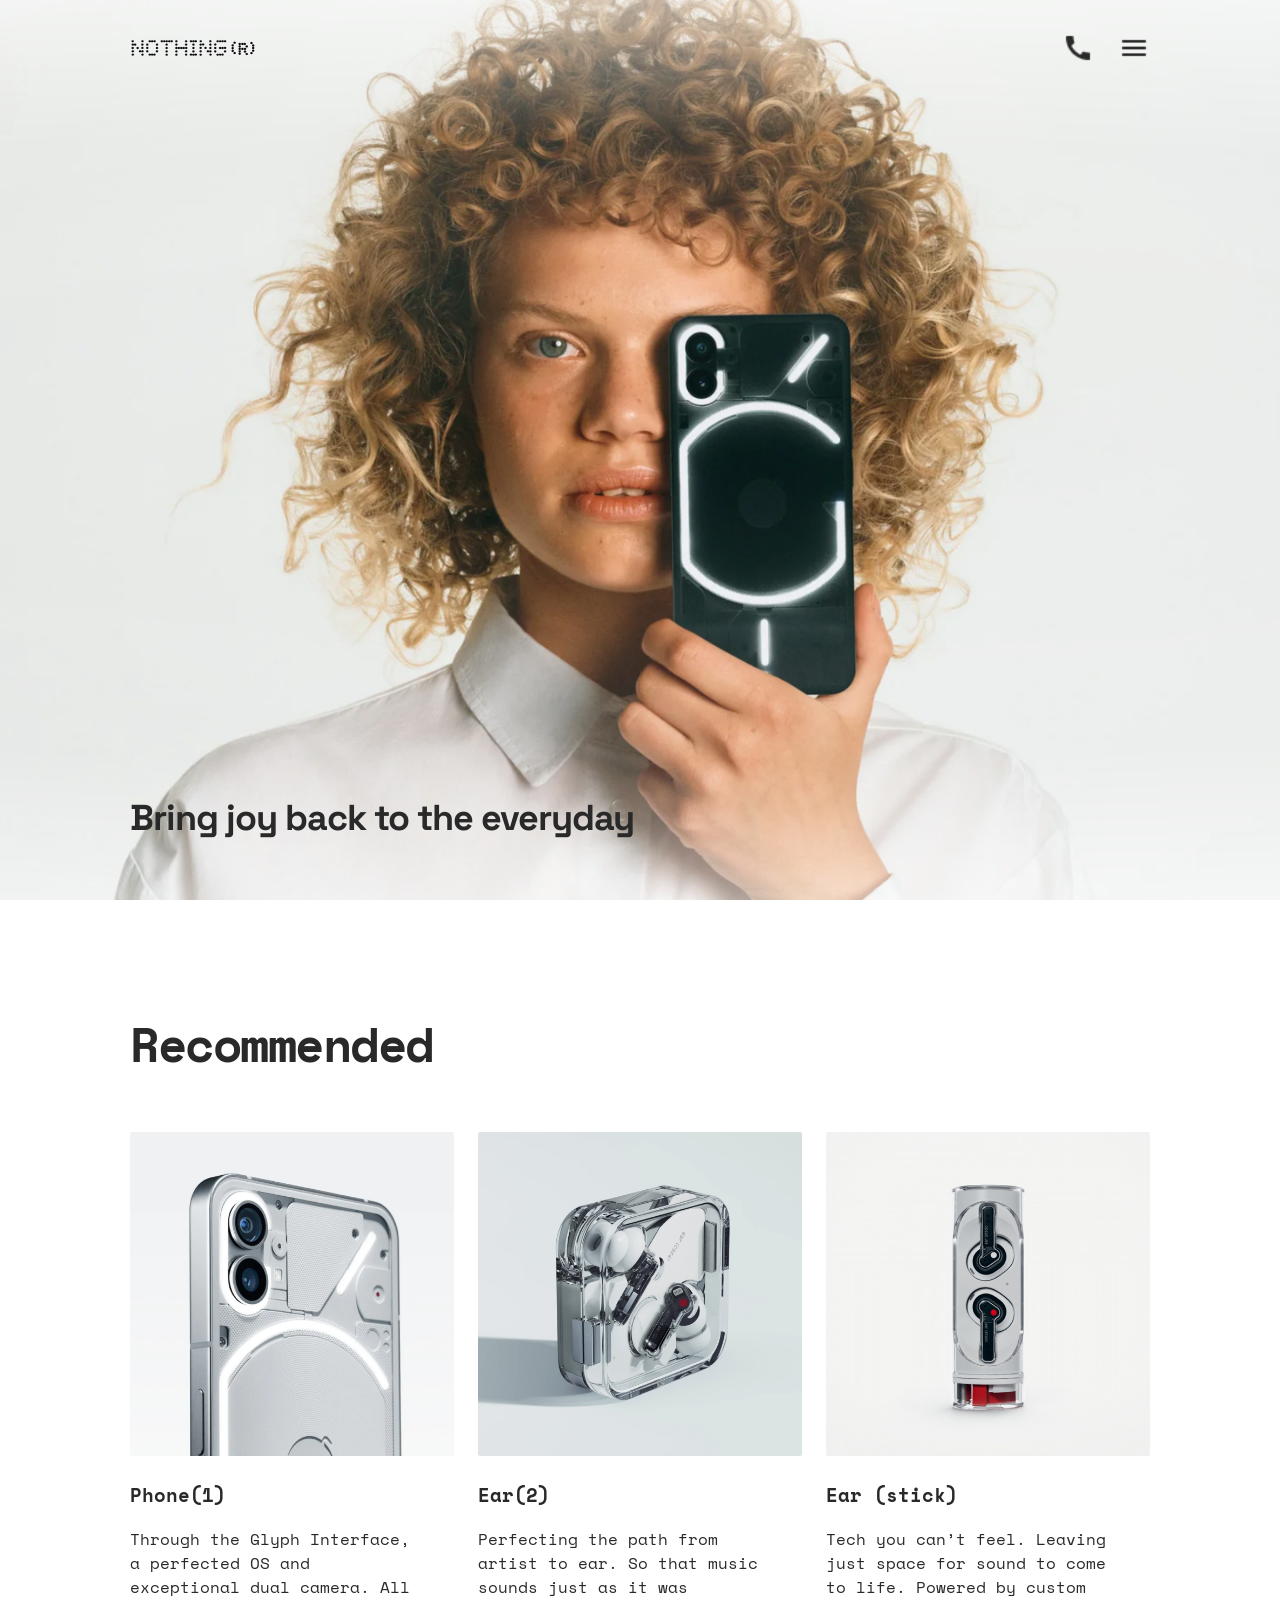
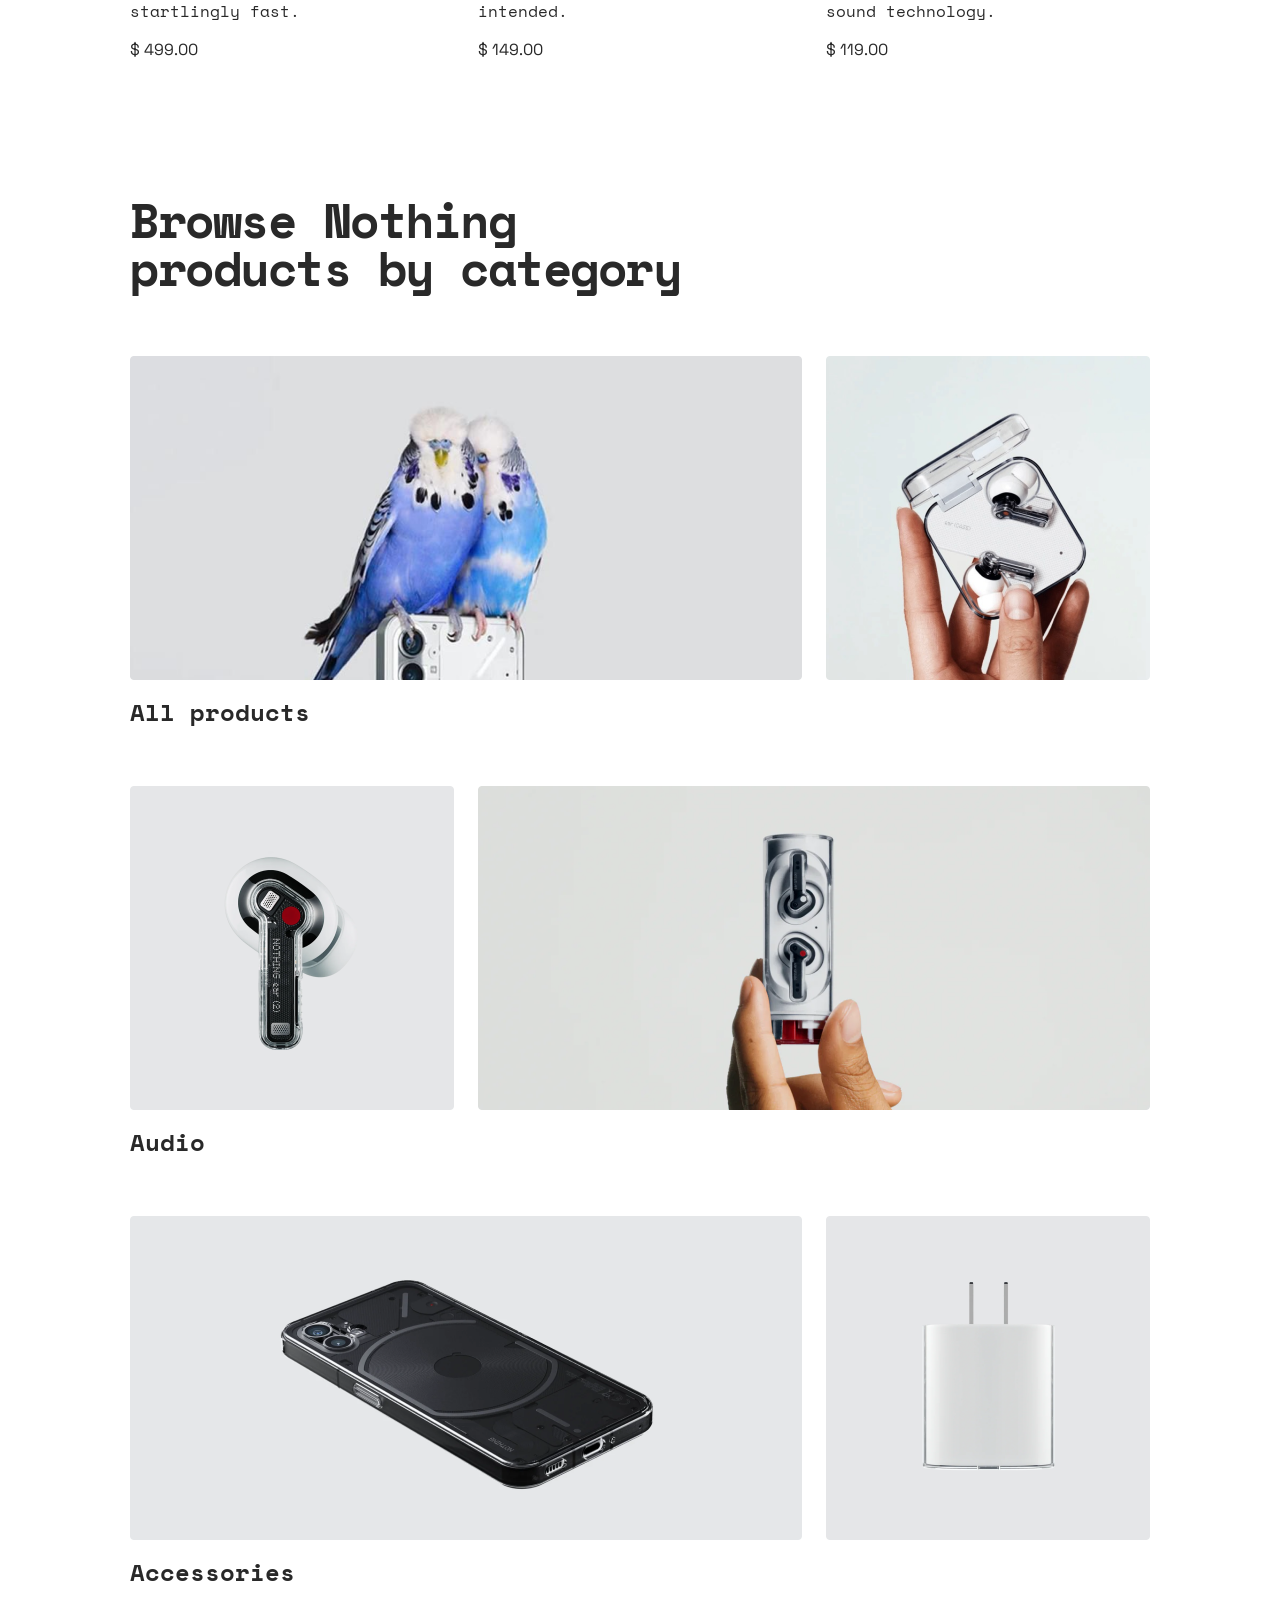
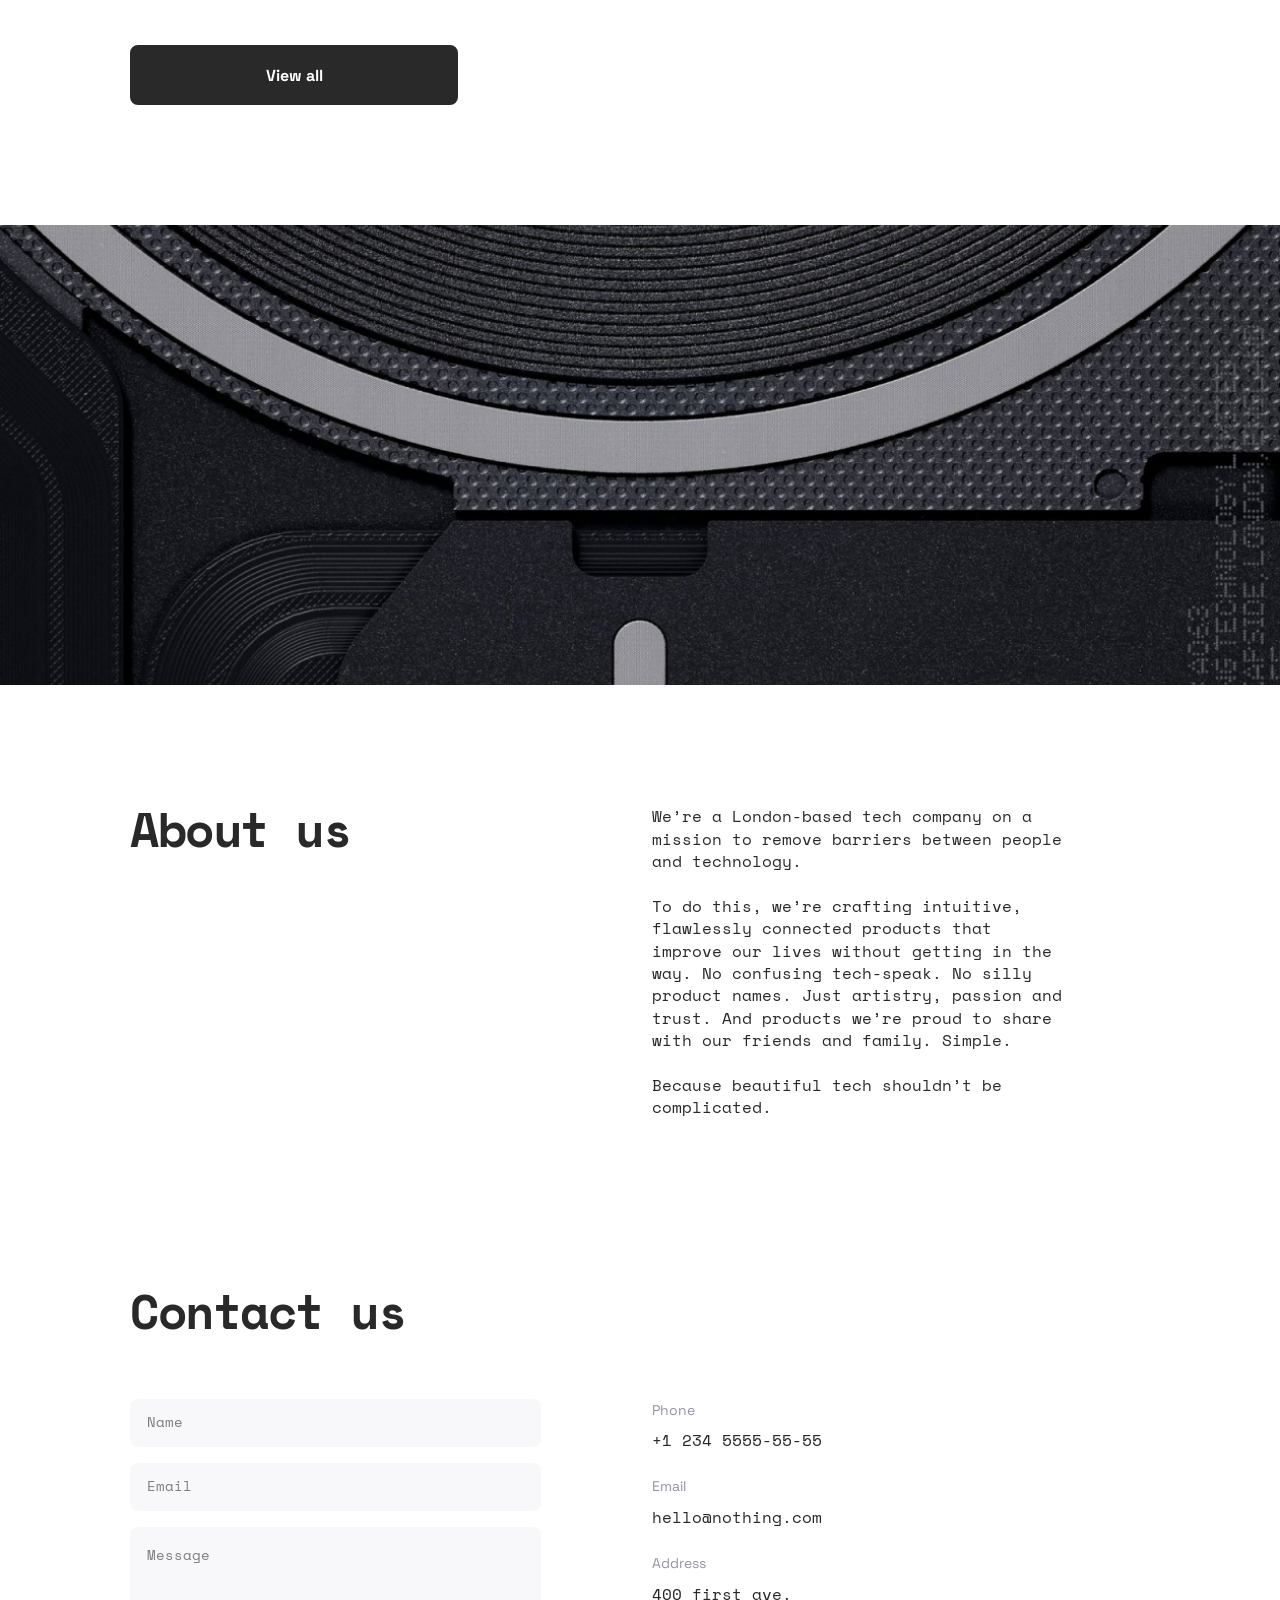
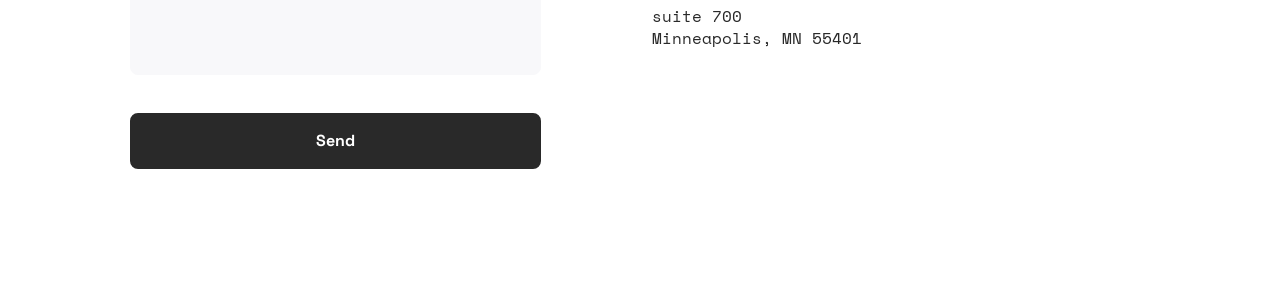
<file: index.html>
<!doctype html><html class="page" lang="en"><head><meta charset="utf-8"><meta name="viewport" content="width=device-width, initial-scale=1.0"><title>BOSE New Version</title><link rel="preconnect" href="https://fonts.googleapis.com"><link rel="preconnect" href="https://fonts.gstatic.com" crossorigin><link href="https://fonts.googleapis.com/css2?family=Space+Grotesk:wght@700&family=Space+Mono&display=swap" rel="stylesheet"><link href="https://fonts.googleapis.com/css2?family=Inter:ital,opsz,wght@0,14..32,700;1,14..32,700&display=swap" rel="stylesheet"><link rel="icon" href="header-logo.517c8e2f.png" type="image/png"><link rel="stylesheet" href="index.f8604322.css"><script src="index.ebc798d1.js" defer></script></head><body class="page__body"> <header class="header"> <div class="container"> <div class="header__content"> <div class="top-bar"> <a href="#" class="top-bar__logo"> <img src="header-logo.517c8e2f.png" alt="BOSE logo"> </a> <div class="top-bar__icons"> <a href="tel:+1 234 5555-55-55" class="icon icon--phone"><span class="phone-number">+1 234 5555-55-55</span></a> <a href="#menu" class="icon icon--menu"></a> </div> </div> <div class="header__bottom"> <h1 class="header__title">Bring joy back to the everyday</h1> </div> </div> </div> </header> <aside class="menu page__menu" id="menu"> <div class="container"> <div class="menu__top top-bar"> <a href="#" class="top-bar__logo"> <img src="header-logo.517c8e2f.png" alt="BOSE logo"> </a> <a href="#" class="icon icon--close"></a> </div> <div class="menu__bottom"> <nav class="menu__nav nav"> <ul class="nav__list"> <li class="nav__item"> <a class="nav__link" href="#recommended"> Products </a> </li> <li class="nav__item"> <a class="nav__link" href="#categories"> Store </a> </li> <li class="nav__item"> <a class="nav__link" href="#"> Login </a> </li> <li class="nav__item"> <a class="nav__link" href="#"> Cart(0) </a> </li> </ul> </nav> <a href="tel:+1 234 5555-55-55" class="menu__phone-number"> +1 234 5555-55-55 </a> <a href="tel:+1 234 5555-55-55" class="menu__call-to-order"> Call to order </a> </div> </div> </aside> <main class="main"> <div class="main__content"> <section class="recommended" id="recommended"> <div class="container"> <h2 class="section-title">Recommended</h2> <div class="recommended__products"> <article class="product recommended__product"> <img src="Phone.8e0405f8.png" alt="Phone" class="product__photo"> <h3 class="product__name">Phone(1)</h3> <p class="product__title"> Through the Glyph Interface, <br> a perfected OS and <br> exceptional dual camera. All startlingly fast. </p> <p class="product__price">$ 499.00</p> </article> <article class="product recommended__product"> <img src="Ear.10d2c2d1.png" alt="Ear" class="product__photo"> <h3 class="product__name">Ear(2)</h3> <p class="product__title"> Perfecting the path from <br> artist to ear. So that music sounds just as it was <br> intended. </p> <p class="product__price">$ 149.00</p> </article> <article class="product recommended__product"> <img src="Ear-stick.55e1661e.png" alt="Phone" class="product__photo"> <h3 class="product__name">Ear (stick)</h3> <p class="product__title"> Tech you can’t feel. Leaving just space for sound to come <br> to life. Powered by custom <br> sound technology. </p> <p class="product__price">$ 119.00</p> </article> </div> </div> </section> <section class="categories" id="categories"> <div class="container"> <h2 class="section-title"> Browse Nothing <br> products by category </h2> <div class="categories__wrapper"> <article class="category"> <div class="category__photos"> <a href="#" class="category__link category__link--wide"> <img class="category__photo" src="category-bird.b897de08.png" alt="bird"> </a> <a href="#" class="category__link category__link--square"> <img class="category__photo" src="category-pods.8edabb3d.png" alt="pods"> </a> </div> <h3 class="category__title">All products</h3> </article> <article class="category"> <div class="category__photos"> <a href="#" class="category__link category__link--square"> <img class="category__photo" src="category-pod.330428c5.png" alt="Pod"> </a> <a href="#" class="category__link category__link--wide"> <img class="category__photo" src="category-pods-2.6c2d05e0.png" alt="Pods2"> </a> </div> <h3 class="category__title">Audio</h3> </article> <article class="category"> <div class="category__photos"> <a href="#" class="category__link category__link--wide"> <img class="category__photo" src="category-tel.aa1a4c71.png" alt="."> </a> <a href="#" class="category__link category__link--square"> <img class="category__photo" src="category-bl.9a3df495.png" alt="."> </a> </div> <h3 class="category__title">Accessories</h3> </article> </div> <a class="category__button" href="#"> View all </a> </div> <div class="category__bg-photo"></div> </section> <section class="about container" id="about"> <h2 class="about__title section-title">About us</h2> <p class="about__content"> We’re a London-based tech company on a mission to remove barriers between people and technology. <br> <br> To do this, we’re crafting intuitive, flawlessly connected products that improve our lives without getting in the way. No confusing tech-speak. No silly product names. Just artistry, passion and trust. And products we’re proud to share with our friends and family. Simple. <br> <br> Because beautiful tech shouldn’t be complicated. </p> </section> <section class="contacts container"> <h2 class="contacts__title section-title">Contact us</h2> <form id="myForm" class="contacts__form"> <input type="text" class="contacts__input contacts__input-name" placeholder="Name" required> <input type="email" class="contacts__input contacts__input-email" placeholder="Email" required> <textarea class="contacts__input contacts__input-textarea" placeholder="Message" required></textarea> <button class="contacts__button">Send</button> </form> <div class="contacts__cont"> <div class="contacts__cont-title">Phone</div> <a href="tel:+1 234 5555-55-55" class="contacts__cont-subtitle"> +1 234 5555-55-55 </a> <div class="contacts__cont-title">Email</div> <a target="_blank" class="contacts__cont-subtitle">hello@nothing.com</a><div class="contacts__cont-title"> Address </div> <a target="_blank" href="https://maps.app.goo.gl/ExptDHF6XNTPPi5L7" class="contacts__cont-subtitle"> 400 first ave. <br> suite 700 <br> Minneapolis, MN 55401 </a> </div> </section> </div> </main> <footer class="footer"></footer> </body></html>
</file>
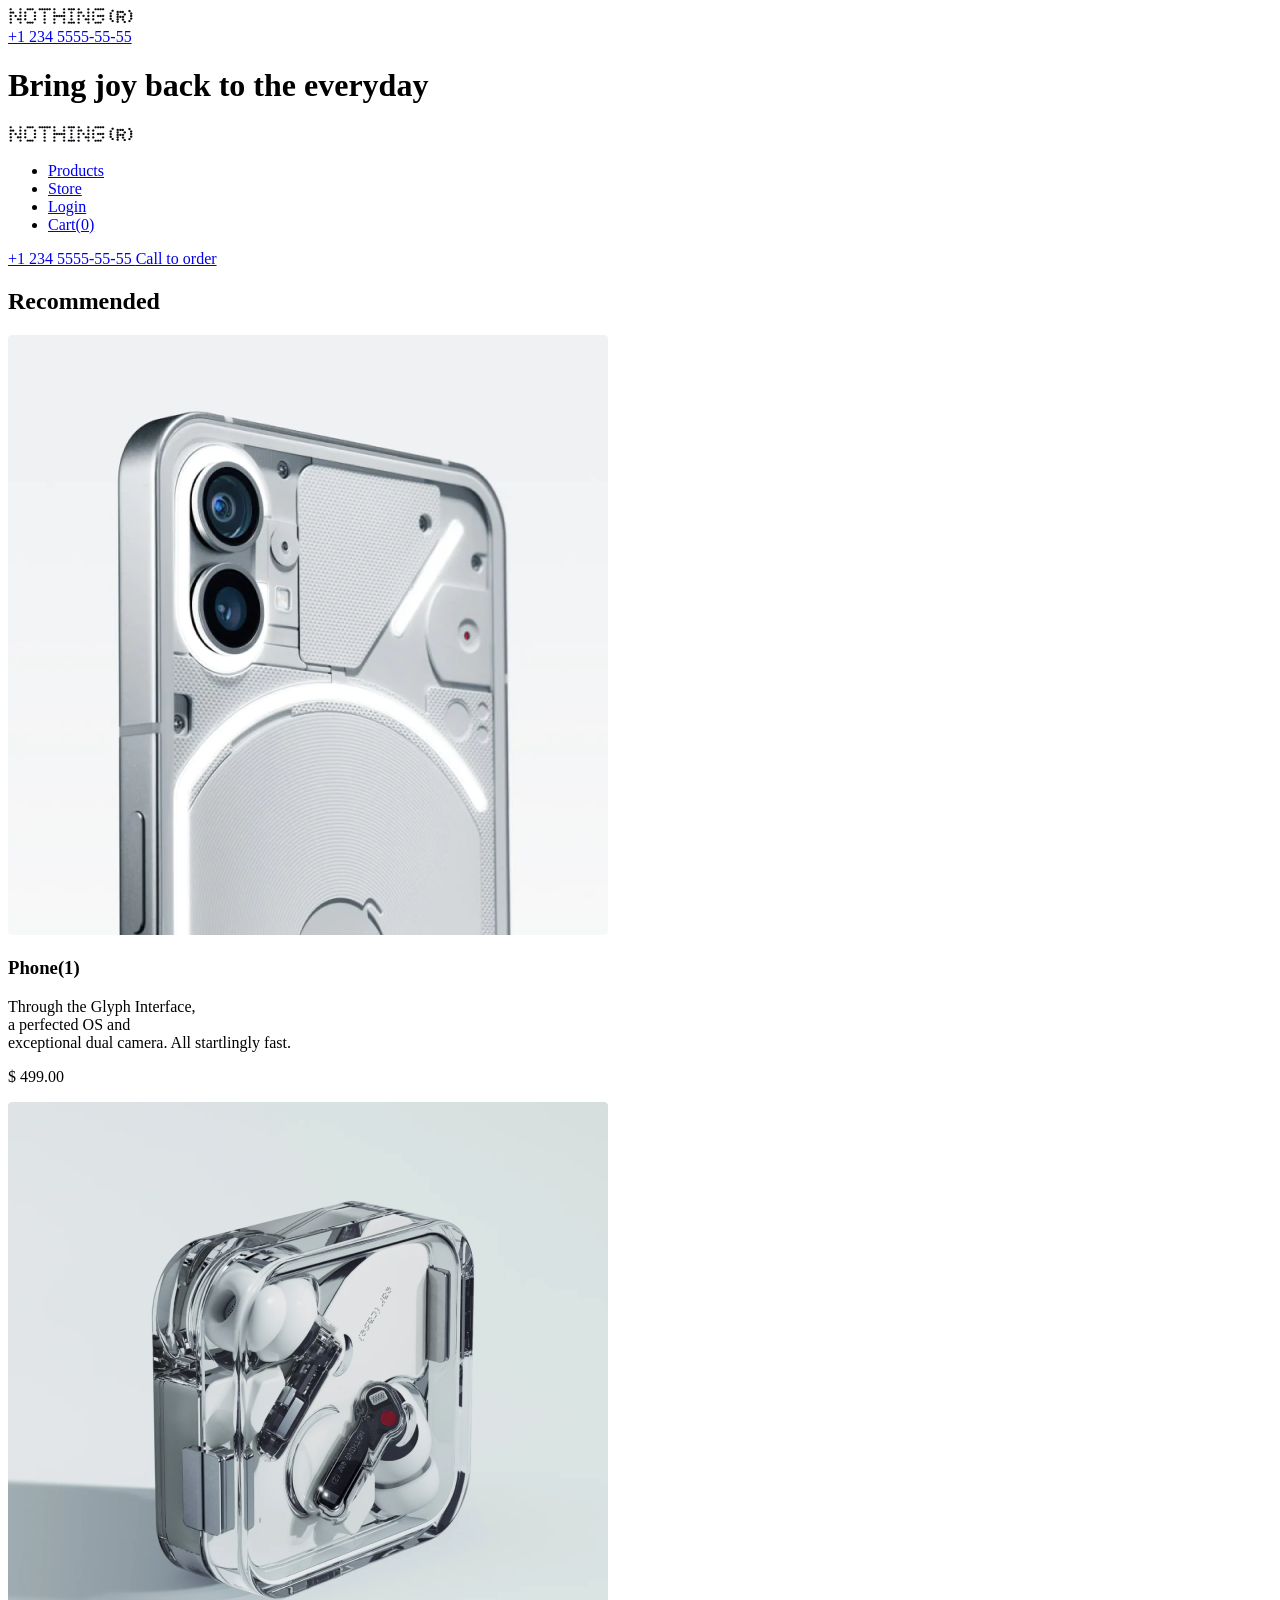
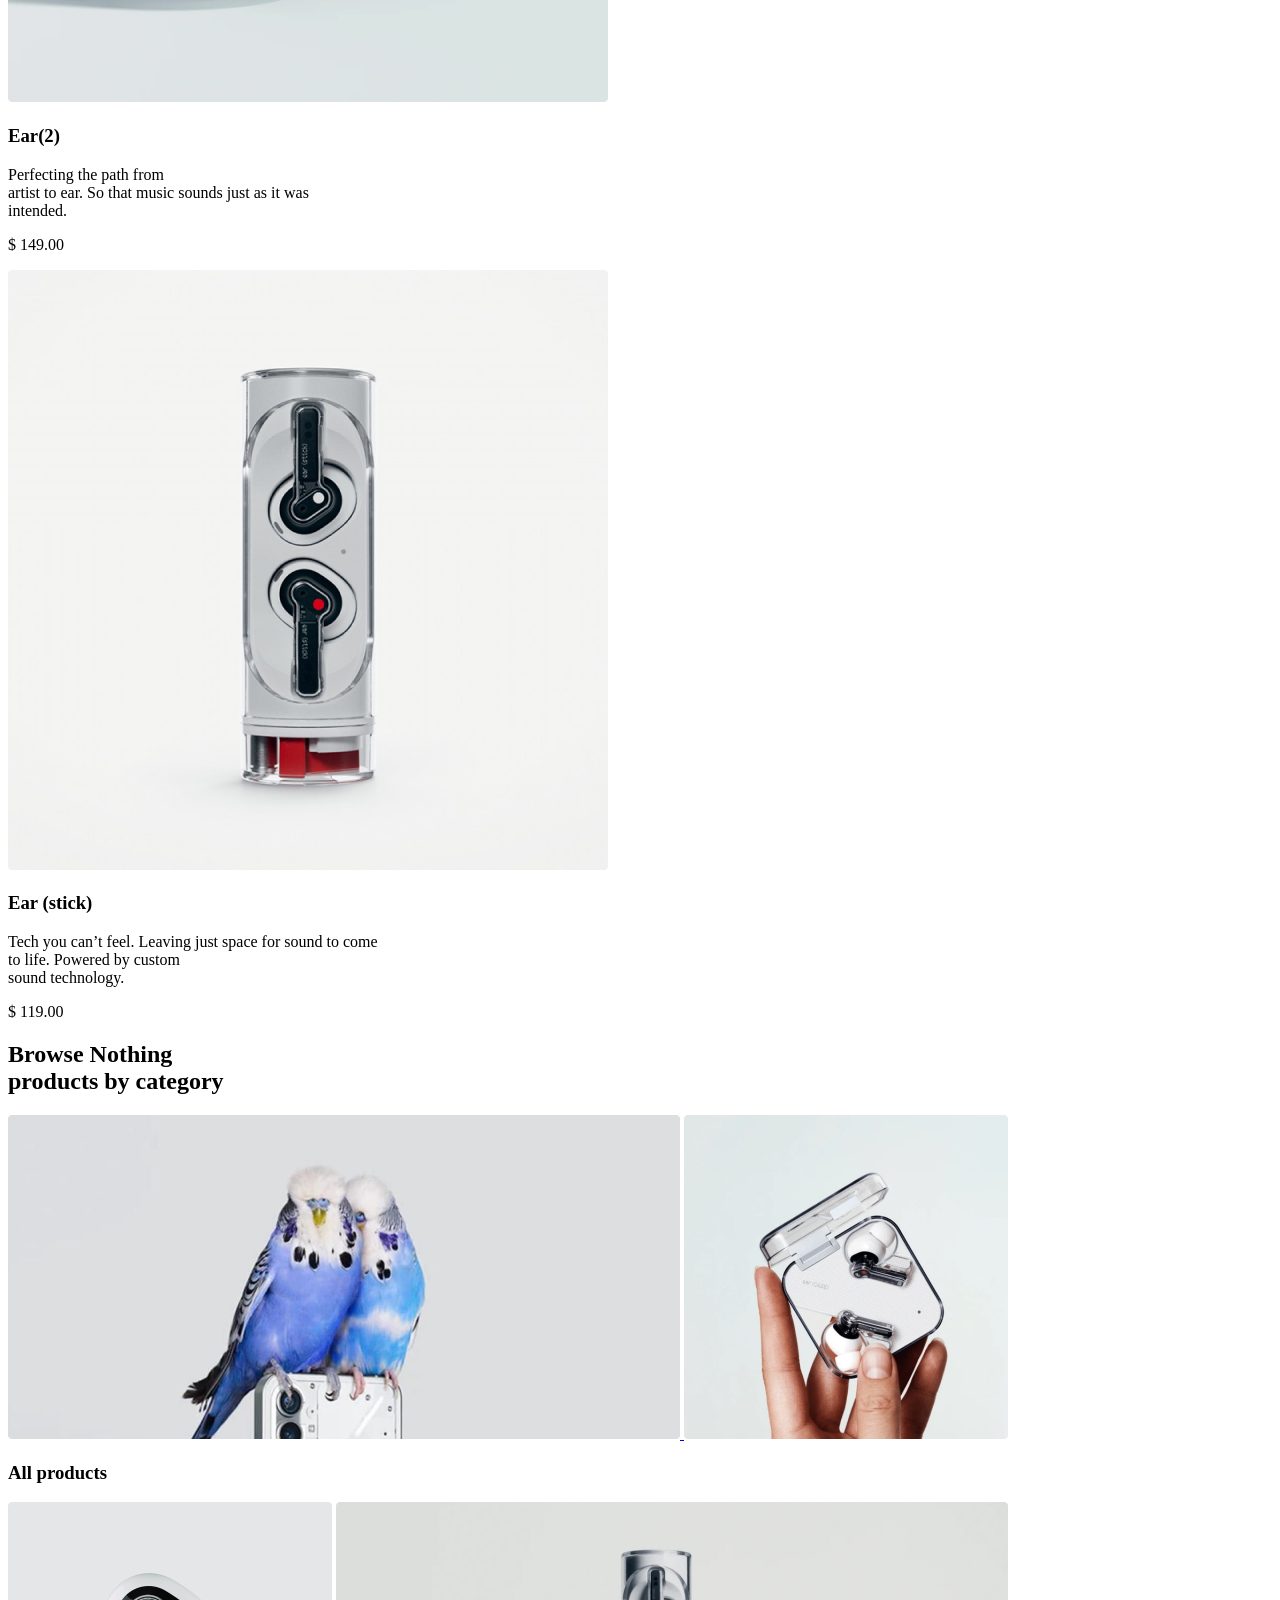
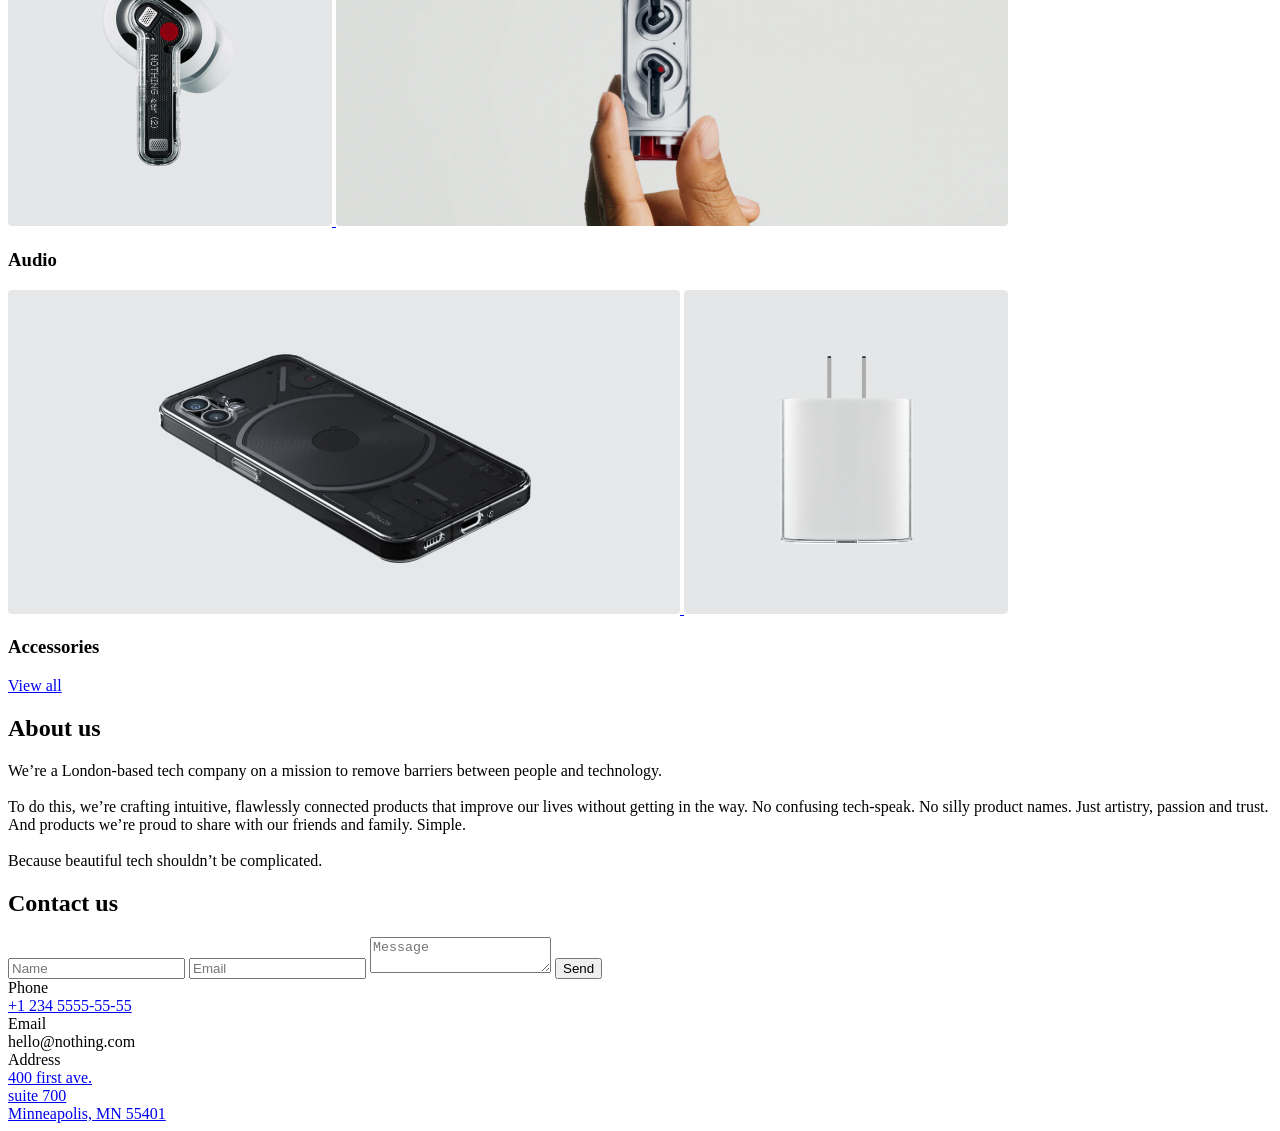
<file: src/index.html>
<!doctype html>
<html
  class="page"
  lang="en"
>
  <head>
    <meta charset="UTF-8" />
    <meta
      name="viewport"
      content="width=device-width, initial-scale=1.0"
    />
    <title>BOSE New Version</title>
    <link rel="preconnect" href="https://fonts.googleapis.com"/>
    <link rel="preconnect" href="https://fonts.gstatic.com" crossorigin/>
    <link href="https://fonts.googleapis.com/css2?family=Space+Grotesk:wght@700&family=Space+Mono&display=swap" rel="stylesheet"/>
    <link href="https://fonts.googleapis.com/css2?family=Inter:ital,opsz,wght@0,14..32,700;1,14..32,700&display=swap" rel="stylesheet">
    <link rel="icon" href="images/header-logo.png" type="image/png">
    <link rel="stylesheet" href="styles/style.scss"/>
    <script src="scripts/main.js"
      defer
    ></script>
  </head>
  <body class="page__body">
    <header class="header">
      <div class="container">
        <div class="header__content">
          <div class="top-bar">
            <a href="#" class="top-bar__logo">
              <img src="images/header-logo.png" alt="BOSE logo"/>
            </a>

            <div class="top-bar__icons">
              <a href="tel:+1 234 5555-55-55" class="icon icon--phone"><span class="phone-number">+1 234 5555-55-55</span></a>
              <a href="#menu" class="icon icon--menu"></a>
            </div>
          </div>

          <div class="header__bottom">
            <h1 class="header__title">Bring joy back to the everyday</h1>
          </div>
        </div>
      </div>
    </header>

    <aside
      class="page__menu menu"
      id="menu"
    >
      <div class="container">
        <div class="top-bar menu__top">
          <a
            href="#"
            class="top-bar__logo"
          >
            <img
              src="images/header-logo.png"
              alt="BOSE logo"
            />
          </a>

          <a
            href="#"
            class="icon icon--close"
          ></a>
        </div>
        <div class="menu__bottom">
          <nav class="nav menu__nav">
            <ul class="nav__list">
              <li class="nav__item">
                <a
                  class="nav__link"
                  href="#recommended"
                >
                  Products
                </a>
              </li>
              <li class="nav__item">
                <a
                  class="nav__link"
                  href="#categories"
                >
                  Store
                </a>
              </li>
              <li class="nav__item">
                <a
                  class="nav__link"
                  href="#"
                >
                  Login
                </a>
              </li>
              <li class="nav__item">
                <a
                  class="nav__link"
                  href="#"
                >
                  Cart(0)
                </a>
              </li>
            </ul>
          </nav>
          <a
            href="tel:+1 234 5555-55-55"
            class="menu__phone-number"
          >
            +1 234 5555-55-55
          </a>
          <a
            href="tel:+1 234 5555-55-55"
            class="menu__call-to-order"
          >
            Call to order
          </a>
        </div>
      </div>
    </aside>
    <main class="main">
      <div class="main__content">
        <section
          class="recommended"
          id="recommended"
        >
          <div class="container">
            <h2 class="section-title">Recommended</h2>
            <div class="recommended__products">
              <article class="product recommended__product">
                <img
                  src="images/Phone.png"
                  alt="Phone"
                  class="product__photo"
                />
                <h3 class="product__name">Phone(1)</h3>
                <p class="product__title">
                  Through the Glyph Interface, <br> a perfected OS and <br> exceptional
                  dual camera. All startlingly fast.
                </p>
                <p class="product__price">$ 499.00</p>
              </article>

              <article class="product recommended__product">
                <img
                  src="images/Ear.png"
                  alt="Ear"
                  class="product__photo"
                />
                <h3 class="product__name">Ear(2)</h3>
                <p class="product__title">
                  Perfecting the path from <br> artist to ear. So that music sounds
                  just as it was <br> intended.
                </p>
                <p class="product__price">$ 149.00</p>
              </article>

              <article class="product recommended__product">
                <img
                  src="images/Ear-stick.png"
                  alt="Phone"
                  class="product__photo"
                />
                <h3 class="product__name">Ear (stick)</h3>
                <p class="product__title">
                  Tech you can’t feel. Leaving just space for sound to come <br> to
                  life. Powered by custom <br> sound technology.
                </p>
                <p class="product__price">$ 119.00</p>
              </article>
            </div>
          </div>
        </section>
        <section
          class="categories"
          id="categories"
        >
          <div class="container">
            <h2 class="section-title">
              Browse Nothing
              <br />
              products by category
            </h2>
            <div class="categories__wrapper">
              <article class="category">
                <div class="category__photos">
                  <a
                    href="#"
                    class="category__link category__link--wide"
                  >
                    <img
                      class="category__photo"
                      src="images/category-bird.png"
                      alt="bird"
                    />
                  </a>
                  <a
                    href="#"
                    class="category__link category__link--square"
                  >
                    <img
                      class="category__photo"
                      src="images/category-pods.png"
                      alt="pods"
                    />
                  </a>
                </div>
                <h3 class="category__title">All products</h3>
              </article>
              <article class="category">
                <div class="category__photos">
                  <a
                    href="#"
                    class="category__link category__link--square"
                  >
                    <img
                      class="category__photo"
                      src="images/category-pod.png"
                      alt="Pod"
                    />
                  </a>
                  <a
                    href="#"
                    class="category__link category__link--wide"
                  >
                    <img
                      class="category__photo"
                      src="images/category-pods-2.png"
                      alt="Pods2"
                    />
                  </a>
                </div>
                <h3 class="category__title">Audio</h3>
              </article>
              <article class="category">
                <div class="category__photos">
                  <a
                    href="#"
                    class="category__link category__link--wide"
                  >
                    <img
                      class="category__photo"
                      src="images/category-tel.png"
                      alt="."
                    />
                  </a>
                  <a
                    href="#"
                    class="category__link category__link--square"
                  >
                    <img
                      class="category__photo"
                      src="images/category-bl.png"
                      alt="."
                    />
                  </a>
                </div>
                <h3 class="category__title">Accessories</h3>
              </article>
            </div>
            <a
              class="category__button"
              href="#"
            >
              View all
            </a>
          </div>
          <div class="category__bg-photo"></div>
        </section>

        <section
          class="about container"
          id="about"
        >
          <h2 class="about__title section-title">About us</h2>
          <p class="about__content">
            We’re a London-based tech company on a mission to remove barriers
            between people and technology.
            <br />
            <br />
            To do this, we’re crafting intuitive, flawlessly connected products
            that improve our lives without getting in the way. No confusing
            tech-speak. No silly product names. Just artistry, passion and
            trust. And products we’re proud to share with our friends and
            family. Simple.
            <br />
            <br />
            Because beautiful tech shouldn’t be complicated.
          </p>
        </section>
        <section class="contacts container">
          <h2 class="contacts__title section-title">Contact us</h2>

          <form id="myForm" class="contacts__form">
            <input type="text" class="contacts__input contacts__input-name" placeholder="Name" required/>
            <input type="email" class="contacts__input contacts__input-email" placeholder="Email" required/>
            <textarea class="contacts__input contacts__input-textarea" placeholder="Message" required></textarea>
            <button class="contacts__button">Send</button>
          </form>

          <div class="contacts__cont">
            <div class="contacts__cont-title">Phone</div>
            <a
              href="tel:+1 234 5555-55-55"
              class="contacts__cont-subtitle"
            >
              +1 234 5555-55-55
            </a>
            <div class="contacts__cont-title">Email</div>
            <a
              target="_blank"
              class="contacts__cont-subtitle">hello@nothing.com</a><div class="contacts__cont-title">
              Address
            </div>
            <a
              target="_blank"
              href="https://maps.app.goo.gl/ExptDHF6XNTPPi5L7"
              class="contacts__cont-subtitle"
            >
              400 first ave.
              <br />
              suite 700
              <br />
              Minneapolis, MN 55401
            </a>
          </div>
        </section>
      </div>
    </main>
    <footer class="footer"></footer>
  </body>
</html>
</file>
<file: index.f8604322.css>
@media (min-width:576px){.container{padding-left:72px;padding-right:72px}}@media (min-width:1024px){.container{max-width:1020px;margin-left:auto;margin-right:auto;padding-left:120px;padding-right:120px}}.header{background-image:url(header-bg-mobile.69731d55.png);background-position:50%;background-size:cover}.header__content{-ms-flex-direction:column;flex-direction:column;-ms-flex-pack:justify;justify-content:space-between;height:100vh;display:-ms-flexbox;display:flex}.header__title{letter-spacing:-1px;margin:0;font-family:Space Grotesk,sans-serif;font-size:36px;line-height:36px}.header__bottom{padding-bottom:40px}@media (min-width:576px){.header__bottom{padding-bottom:64px}}.page{color:#292929;scroll-behavior:smooth;font-family:Space Mono,monospace;font-size:16px}.page:has(.page__menu:target){overflow:hidden}.page__body{min-width:320px;margin:0;padding:0}.page__menu{opacity:0;pointer-events:none;transition:all .3s;position:fixed;top:0;left:0;right:0;transform:translate(-100%)}.page__menu:target{opacity:1;pointer-events:all;transform:translate(0)}.top-bar{-ms-flex-pack:justify;justify-content:space-between;-ms-flex-align:center;align-items:center;padding-top:24px;padding-bottom:24px;display:-ms-flexbox;display:flex}@media (min-width:576px){.top-bar{padding-top:32px;padding-bottom:32px}}.top-bar__icons{gap:24px;display:-ms-flexbox;display:flex}.top-bar__logo{transition:transform .3s;display:-ms-flexbox;display:flex}.top-bar__logo:hover{transform:scale(1.2)}.phone-number{letter-spacing:2px;opacity:0;white-space:nowrap;color:#292929;margin-right:5px;font-family:Inter,sans-serif;font-size:12px;font-weight:700;line-height:16px;text-decoration:none;transition:opacity .3s;position:absolute;top:25%;right:100%}@media (min-width:1024px){.icon--phone:hover .phone-number{opacity:1}}.icon{cursor:pointer;background-image:url(icon-burger-menu.1cd0b7d5.png);background-size:cover;width:24px;height:24px;transition:transform .3s;display:block}.icon:hover{transform:scale(1.2)}@media (min-width:576px){.icon{width:32px;height:32px}}.icon--phone{background-image:url(icon-phone.32d0a1e7.png)}.icon--menu{background-image:url(icon-burger-menu.1cd0b7d5.png)}.icon--menu:hover{background-image:url(icon-burger-menu-hover.655e2119.png)}.icon--close{background-image:url(icon-close.fe83f8f3.png)}.menu{box-sizing:border-box;background-color:#e5e6e8;height:100vh;font-family:Space Grotesk,sans-serif;font-weight:700;overflow-y:auto}.menu__top{margin-bottom:32px}@media (min-width:576px){.menu__top{margin-bottom:0}}.menu__nav{margin-bottom:48px}.menu__phone-number{color:inherit;letter-spacing:2px;margin-bottom:16px;font-size:16px;text-decoration:none;display:block}.menu__call-to-order{color:inherit;letter-spacing:2px;width:-moz-fit-content;border-bottom:1px solid #292929;width:fit-content;padding-bottom:7px;font-size:16px;text-decoration:none;display:block}.nav__link{color:inherit;letter-spacing:2px;font-size:22px;line-height:22px;text-decoration:none;position:relative}.nav__link:after{content:"";transform-origin:0;background-color:#292929;width:100%;height:1px;transition:transform .3s;display:block;position:absolute;bottom:-8px;transform:scale(0)}.nav__link:hover:after{transform:scale(1)}.nav__list{-ms-flex-direction:column;flex-direction:column;gap:32px;margin:0;padding:0;list-style:none;display:-ms-flexbox;display:flex}.section-title{letter-spacing:-1.5px;margin:0 0 48px;font-size:32px;font-weight:700;line-height:100%}.section-title--padding-56{padding-top:56px}@media (min-width:576px){.section-title{margin-bottom:64px;font-size:40px}}@media (min-width:1024px){.section-title{font-size:48px}}.main__content{row-gap:56px;padding-bottom:56px;display:grid}@media (min-width:576px){.main__content{row-gap:120px;padding-top:120px;padding-bottom:120px}}.product__photo{cursor:pointer;width:100%;transition:transform .3s}.product__photo:hover{transform:scale(1.05)}.product__price{font-family:Space Grotesk,sans-serif}.recommended__products{--columns:2;grid-template-columns:repeat(var(--columns),1fr);gap:56px 20px;display:grid}@media (min-width:576px){.recommended__products{--columns:6;column-gap:24px}}@media (min-width:1024px){.recommended__products{--columns:12}}.recommended__product{grid-column:1/-1}@media (min-width:576px){.recommended__product{grid-column:1/-1}}@media (min-width:1024px){.recommended__product{grid-column:span 4}}.about{--columns:2;grid-template-columns:repeat(var(--columns),1fr);column-gap:20px;display:grid}@media (min-width:576px){.about{--columns:6;column-gap:24px}}@media (min-width:1024px){.about{--columns:12}}.about__title{grid-column:1/-1}@media (min-width:576px){.about__title{grid-column:1/4}}@media (min-width:1024px){.about__title{grid-column:span 5}}.about__content{color:#292929;grid-column:1/-1;margin:0;font-size:16px;font-weight:400;line-height:22.4px}@media (min-width:576px){.about__content{grid-column:4/7}}@media (min-width:1024px){.about__content{grid-column:7/12}}.container{padding-left:20px;padding-right:20px}@media (min-width:576px){.container{padding-left:72px;padding-right:72px}}@media (min-width:1024px){.container{max-width:1020px;margin-left:auto;margin-right:auto;padding-left:120px;padding-right:120px}}.categories__wrapper{row-gap:40px;display:grid}@media (min-width:576px){.categories__wrapper{row-gap:56px}}.category{position:relative}.category__photos{--columns:2;grid-template-columns:repeat(var(--columns),1fr);column-gap:20px;margin-bottom:16px;display:grid}@media (min-width:576px){.category__photos{--columns:6;column-gap:24px}}@media (min-width:1024px){.category__photos{--columns:12}}.category__link{position:relative}@media (min-width:576px){.category__link--wide{grid-column:span 4}}@media (min-width:1024px){.category__link--wide{grid-column:span 8}}.category__link--square{height:0;padding-bottom:100%}@media (min-width:576px){.category__link--square{grid-column:span 2}}@media (min-width:1024px){.category__link--square{grid-column:span 4}}.category__photo{object-fit:cover;width:100%;height:100%;transition:transform .3s;position:absolute}.category__photo:hover{transform:scale(1.05)}.category__title{margin:0;font-size:24px;font-weight:700;line-height:140%}.category__button{color:#fff;background-color:#292929;border:2px solid #292929;border-radius:8px;outline:none;-ms-flex-pack:center;justify-content:center;-ms-flex-align:center;align-items:center;height:56px;margin-top:56px;font-family:Space Grotesk,sans-serif;font-size:16px;font-weight:700;text-decoration:none;transition:all .2s;display:grid}.category__button:hover{color:#292929;cursor:pointer;background-color:#f8f8fa;border:2px solid #f0f1f4}.category__button:active{color:#fff;background-color:#292929;border:2px solid #292929}@media (min-width:1024px){.category__button{width:324px}}.category__bg-photo{background-image:url(bg-about.8264c114.png);background-position:50%;background-repeat:no-repeat;background-size:cover;width:100%;height:460px;margin-top:120px}.contacts{--columns:2;grid-template-columns:repeat(var(--columns),1fr);column-gap:20px;display:grid}@media (min-width:576px){.contacts{--columns:6;column-gap:24px}}@media (min-width:1024px){.contacts{--columns:12}}.contacts__title{grid-column:1/-1;margin-top:48px}@media (min-width:576px){.contacts__title{grid-column:1/5}}@media (min-width:1024px){.contacts__title{grid-column:span 5}}.contacts__form{grid-column:1/-1}@media (min-width:576px){.contacts__form{grid-column:span 6}}@media (min-width:1024px){.contacts__form{grid-column:1/6}}.contacts__button{color:#fff;background-color:#292929;border:2px solid #292929;border-radius:8px;outline:none;-ms-flex-pack:center;justify-content:center;-ms-flex-align:center;align-items:center;width:100%;height:56px;margin-top:16px;font-family:Space Grotesk,sans-serif;font-size:16px;font-weight:700;text-decoration:none;transition:all .2s;display:grid}.contacts__button:hover{color:#292929;cursor:pointer;background-color:#f8f8fa;border:2px solid #f0f1f4}.contacts__button:active{color:#fff;background-color:#292929;border:2px solid #292929}.contacts__input{box-sizing:border-box;cursor:pointer;background-color:#f8f8fa;border:1px solid #f8f8fa;border-radius:8px;outline:none;width:100%;height:48px;margin-bottom:16px;padding-left:16px}.contacts__input::placeholder{color:#7e7e83;padding:14px 0;font-family:Space Mono,sans-serif;font-size:14px;font-weight:400}.contacts__input::placeholder{color:#7e7e83;padding:14px 0;font-family:Space Mono,sans-serif;font-size:14px;font-weight:400}.contacts__input:hover{border:1px solid #d5d7de}.contacts__input:hover::placeholder{color:#292929}.contacts__input:hover::placeholder{color:#292929}.contacts__input:focus{border:1px solid #292929;padding-left:15px}.contacts__input:focus::placeholder{color:transparent}.contacts__input:focus::placeholder{color:transparent}.contacts__input-textarea{resize:none;outline:none;padding-left:16px;width:100%!important;height:148px!important}.contacts__input-textarea:focus{border:1px solid #292929;padding-top:16px;padding-left:15px}.contacts__input-textarea:focus::placeholder{color:transparent}.contacts__input-textarea:focus::placeholder{color:transparent}.contacts__cont{color:#292929;grid-column:1/-1;margin-top:24px;font-size:16px;font-weight:400;line-height:22.4px}@media (min-width:576px){.contacts__cont{grid-column:1/4}}@media (min-width:1024px){.contacts__cont{grid-column:7/10;margin-top:0}}.contacts__cont a{cursor:pointer;color:#292929;text-decoration:none}.contacts__cont a:hover{text-decoration:underline}.contacts__cont-title{color:#9393a3;margin-top:24px;font-family:Space Grotesk,sans-serif;font-size:14px;font-weight:400;display:block}@media (min-width:1024px){.contacts__cont-title:first-child{margin-top:0}}.contacts__cont-subtitle{margin-top:8px;font-family:Space Mono,sans-serif;font-size:16px;line-height:22.4px;display:block}
/*# sourceMappingURL=index.f8604322.css.map */
</file>
